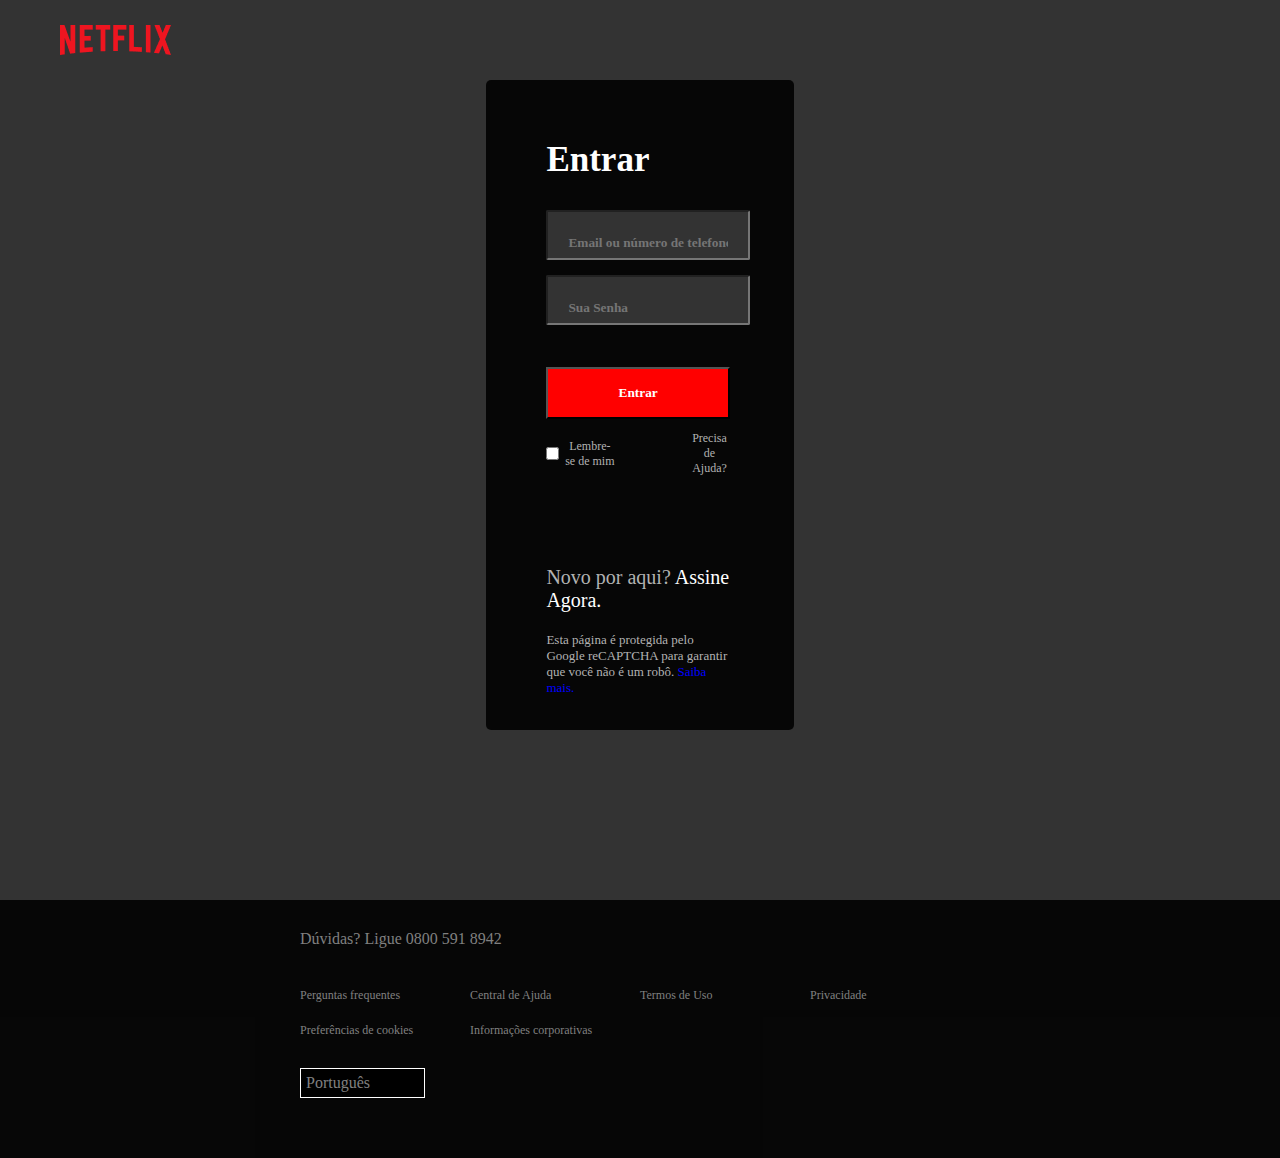
<file: index.html>
<!DOCTYPE html>
<html lang="pt-br">
<head>
    <meta charset="UTF-8">
    <meta http-equiv="X-UA-Compatible" content="IE=edge">
    <meta name="viewport" content="width=device-width, initial-scale=1.0">
    <link rel="stylesheet" href="styles.css">
    
    
    <title>Document</title>
</head>
<body>
    <div class="imagemFundo" ></div>
    <header>
    <div class=logo><img src="Logo with text.png"></div>
    </header>
    <main>
        <section>
            <div class="botaoentrar">
                    <div class="titulo">
                        <h1>Entrar</h1>
                    </div>
                    <div class="botao__input">
                        <input type="email" id="email" class="input-padrao input1 inputloggin" required placeholder="Email ou número de telefone">
                        <input type="password" id="Senha" class="input-padrao inputloggin" required placeholder="Sua Senha">
                    </div>
                    <div>
                        <a><button id="botao">Entrar</button></a>
                    </div>
                    <div class="check">
                        <input type="checkbox" class="checkbox">
                        <label class="checkbox__texto">Lembre-se de mim</label>
                        <a href="https://www.netflix.com/br/LoginHelp">Precisa de Ajuda?</a>
                    </div>
                    <div class=botao__texto>
                        <p class="botao__texto1">Novo por aqui?<a class="botao__assine" href="https://www.netflix.com/br/"> Assine Agora.</a></p>
                        <p class="botao__texto2">Esta página é protegida pelo Google reCAPTCHA para garantir que você não é um robô. <span>Saiba mais.</span></p>
                    </div>
            </div>
        </section>  
        <section class="footer">
            <div class="footer__pai">
                <div class="footer__itens">
                    <p>Dúvidas? Ligue 0800 591 8942</p>
                </div>  
                <div> 
                    <ul class="footer__lista">
                        <li class="footer__lista1">Perguntas frequentes</li>
                        <li class="footer__lista1">Central de Ajuda</li>
                        <li class="footer__lista1">Termos de Uso</li>
                        <li class="footer__lista1">Privacidade</li>
                        <li class="footer__lista1">Preferências de cookies</li>
                        <li class="footer__lista1">Informações corporativas</li>
                    </ul>
                </div>
                <div class="botao__idioma">
                    <a>Português</a> 
                </div>
            </div>
        </section>
        
    </main>

    <script src="index.js"></script>
</body>
</html>
</file>
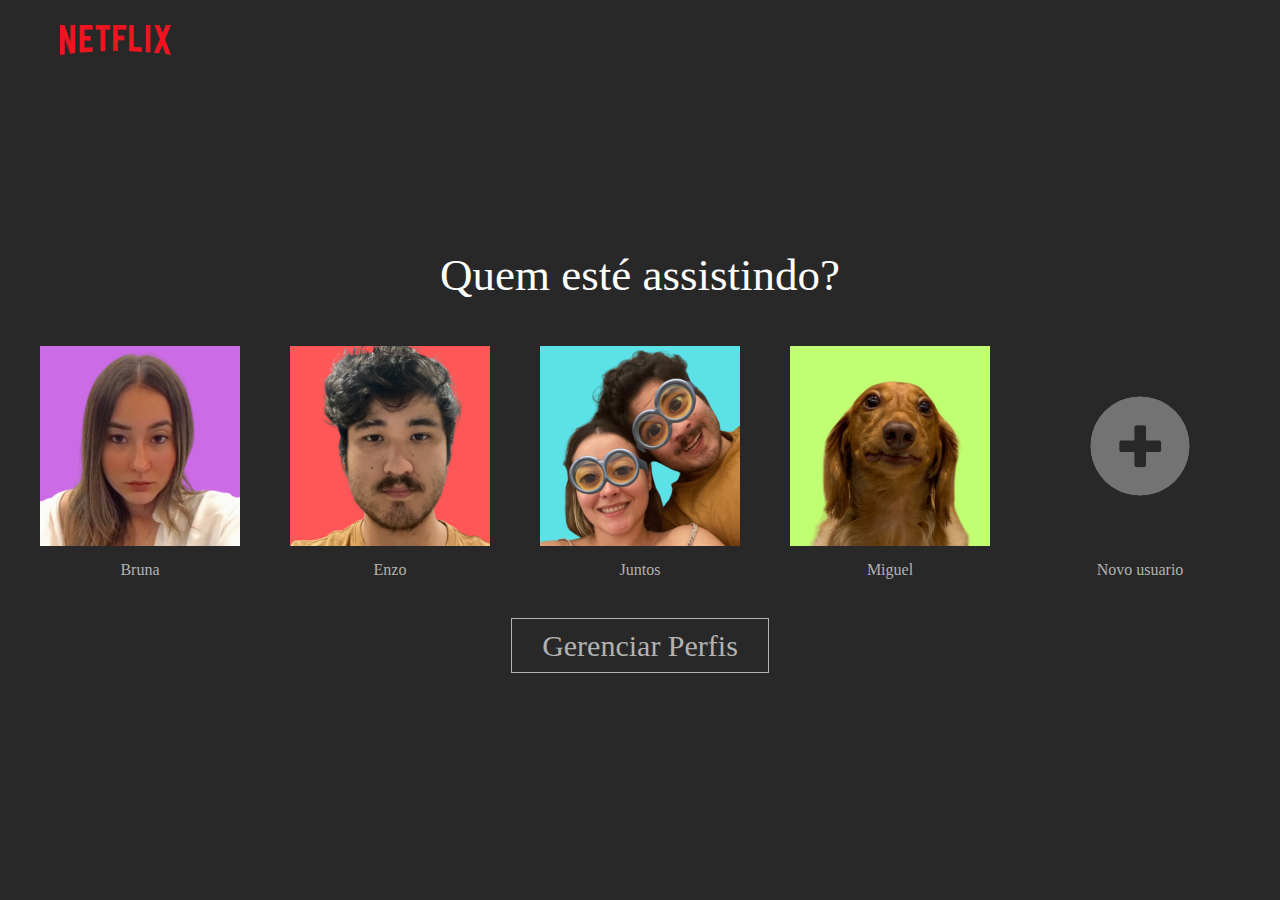
<file: usuario.html>
<!DOCTYPE html>
<html lang="pt-br">
<head>
    <meta charset="UTF-8">
    <meta http-equiv="X-UA-Compatible" content="IE=edge">
    <meta name="viewport" content="width=device-width, initial-scale=1.0">
    <link rel="stylesheet" href="usuario.css">
    <title>Document</title>
</head>
<body>
    <header>
        <img src="Logo with text.png" class="logo">
   </header>
   <main>
    <div class="container">
        <div class="nomeusuario">
            <h1>Quem esté assistindo?</h1>
        </div>
        <div class="container__usuarios">
            <div class="container__cards">
            <img src="bruna.png" class="fotousuario">
            <a class="nomeusuario">Bruna</a>
            </div>
            <div class="container__cards">
            <img src="enzo.png" class="fotousuario">
            <a class="nomeusuario">Enzo</a>
            </div>
            <div class="container__cards">
            <img src="juntos1.png" class="fotousuario">
            <a class="nomeusuario">Juntos</a>
            </div>
            <div class="container__cards">
            <img src="miguel.png" class="fotousuario">
            <a class="nomeusuario">Miguel</a>
            </div>
            <div class="container__cards">
            <img src="mais.png" class="fotousuario">
            <a class="nomeusuario">Novo usuario</a>
            </div>
        </div>
        <!-- <div>
            <a class="nomeusuario">Bruna</a>
            <a class="nomeusuario">Enzo</a>
            <a class="nomeusuario">Juntos</a>
            <a class="nomeusuario">Miguel</a>
            <a class="nomeusuario">Novo usuario</a>
        </div> -->
        <div class="gerenciar">
            <a class="gerenciar__borda">Gerenciar Perfis</a>
        </div>
    </div>
   </main>

   
</body>
</html>
</file>
<file: styles.css>
*{
    margin: 0;
    padding: 0;
}

@font-face{font-display:optional;font-family:Netflix Sans;font-weight:100;src:url(https://assets.nflxext.com/ffe/siteui/fonts/netflix-sans/v3/NetflixSans_W_Th.woff2) format("woff2"),url(https://assets.nflxext.com/ffe/siteui/fonts/netflix-sans/v3/NetflixSans_W_Th.woff) format("woff")}@font-face{font-display:optional;font-family:Netflix Sans;font-weight:300;src:url(https://assets.nflxext.com/ffe/siteui/fonts/netflix-sans/v3/NetflixSans_W_Lt.woff2) format("woff2"),url(https://assets.nflxext.com/ffe/siteui/fonts/netflix-sans/v3/NetflixSans_W_Lt.woff) format("woff")}@font-face{font-display:optional;font-family:Netflix Sans;font-weight:400;src:url(https://assets.nflxext.com/ffe/siteui/fonts/netflix-sans/v3/NetflixSans_W_Rg.woff2) format("woff2"),url(https://assets.nflxext.com/ffe/siteui/fonts/netflix-sans/v3/NetflixSans_W_Rg.woff) format("woff")}@font-face{font-display:optional;font-family:Netflix Sans;font-weight:500;src:url(https://assets.nflxext.com/ffe/siteui/fonts/netflix-sans/v3/NetflixSans_W_Md.woff2) format("woff2"),url(https://assets.nflxext.com/ffe/siteui/fonts/netflix-sans/v3/NetflixSans_W_Md.woff) format("woff")}@font-face{font-display:optional;font-family:Netflix Sans;font-weight:700;src:url(https://assets.nflxext.com/ffe/siteui/fonts/netflix-sans/v3/NetflixSans_W_Bd.woff2) format("woff2"),url(https://assets.nflxext.com/ffe/siteui/fonts/netflix-sans/v3/NetflixSans_W_Bd.woff) format("woff")}@font-face{font-display:optional;font-family:Netflix Sans;font-weight:900;src:url(https://assets.nflxext.com/ffe/siteui/fonts/netflix-sans/v3/NetflixSans_W_Blk.woff2) format("woff2"),url(https://assets.nflxext.com/ffe/siteui/fonts/netflix-sans/v3/NetflixSans_W_Blk.woff) format("woff")}

body {
    position: relative;
    height: 100vh;
    width: 100vw;
    background-image: url("https://user-images.githubusercontent.com/16425113/129554147-6ac7ba51-43e7-4c8e-ba77-e646a3ef6b12.jpg");
    background-size: cover;
    background-blend-mode: overlay;
    background-color: #333333;    
    
     
}

main {
    height: 95%;
}

.logo {
    display: flex;
    justify-content: start;
    align-items: start;
    margin-left: 60px;
    margin-top: 25px;
    margin-bottom: 25px;
    
   
}

.botaoentrar {
    display: flex;
    flex-direction: column;
    box-sizing: border-box;
    background-color: rgba(0, 0, 0, 0.867);
    border-radius: 5px;
    opacity: 1;
    margin: 10px 38%;
    height: 650px;
    color: white;
    padding: 60px;
    font-family: Netflix Sans;
}

h1 {
    font-size: 35px;
    font-family: Netflix Sans;
}

.titulo {
    font-weight: bold;
}

.botao__input {
    margin: 30px 0;
  
}

.input1 {
    margin-bottom: 15px;
}

.inputloggin {
    background: #333333;
    border-radius: 2px;
    padding: 16px 20px 0;
    width: 85%;
    height: 30px;
    color: white;
    font-weight: bold;
    font-family: Netflix Sans;
}
 

button {
    background-color: red;
    padding: 16px;
    width: 98%;
    color: white;
    font-weight: bold;
    margin-top: 12px;
    margin-bottom: 12px;
    font-family: Netflix Sans;
}

.check {
    display: flex;
    flex-direction: row;
    align-items: center;
    text-align: center;
    font-size: 12px;
    color: #b2b2b2;
    text-decoration: none;
    font-family: Netflix Sans;
}



.checkbox__texto {
    margin-right: 70px;
    margin-left: 5px;
}

.check a{
    text-decoration: none;
    color: #b2b2b2;
}



.botao__texto {
    margin-top: 90px;
    margin-bottom: 0;
    
}

.botao__texto1 {
    color: #b2b2b2;
    font-size: 20px;
    margin-bottom: 20px;
    font-weight: 300;
}

.botao__assine{
    color: white;
    text-decoration: none;
}

.botao__texto2 {
    color: #b2b2b2;
    font-size: 13px;
    font-weight: 300;
}

span {
    color: blue
}



.footer {
    background-color: rgba(0, 0, 0, 0.867);
    opacity: 1;
    margin-top: 170px;
    display: grid;
    color: gray;
    font-family: Netflix Sans;
    font-weight: 300;
}

.footer__pai {
    margin: 0 300px;
}

.footer__itens{
    padding: 30px 0;
}

.footer__lista{
    display: grid;
    grid-template-columns: 1fr 1fr 1fr 1fr;
    list-style-type: none;
    padding-bottom: 20px;
    font-size: 12px;
    font-weight: 300;
   
}

.footer__lista1 {
    padding: 10px 0;
}

.botao__idioma{
    box-sizing: border-box;
    border: white solid 1px;
    background-color: black;
    width: 125px;
    margin-bottom: 60px;
    padding: 5px;
   
}
</file>
<file: usuario.css>
*{
    margin: 0;
    padding: 0;
}

@font-face{font-display:optional;font-family:Netflix Sans;font-weight:100;src:url(https://assets.nflxext.com/ffe/siteui/fonts/netflix-sans/v3/NetflixSans_W_Th.woff2) format("woff2"),url(https://assets.nflxext.com/ffe/siteui/fonts/netflix-sans/v3/NetflixSans_W_Th.woff) format("woff")}@font-face{font-display:optional;font-family:Netflix Sans;font-weight:300;src:url(https://assets.nflxext.com/ffe/siteui/fonts/netflix-sans/v3/NetflixSans_W_Lt.woff2) format("woff2"),url(https://assets.nflxext.com/ffe/siteui/fonts/netflix-sans/v3/NetflixSans_W_Lt.woff) format("woff")}@font-face{font-display:optional;font-family:Netflix Sans;font-weight:400;src:url(https://assets.nflxext.com/ffe/siteui/fonts/netflix-sans/v3/NetflixSans_W_Rg.woff2) format("woff2"),url(https://assets.nflxext.com/ffe/siteui/fonts/netflix-sans/v3/NetflixSans_W_Rg.woff) format("woff")}@font-face{font-display:optional;font-family:Netflix Sans;font-weight:500;src:url(https://assets.nflxext.com/ffe/siteui/fonts/netflix-sans/v3/NetflixSans_W_Md.woff2) format("woff2"),url(https://assets.nflxext.com/ffe/siteui/fonts/netflix-sans/v3/NetflixSans_W_Md.woff) format("woff")}@font-face{font-display:optional;font-family:Netflix Sans;font-weight:700;src:url(https://assets.nflxext.com/ffe/siteui/fonts/netflix-sans/v3/NetflixSans_W_Bd.woff2) format("woff2"),url(https://assets.nflxext.com/ffe/siteui/fonts/netflix-sans/v3/NetflixSans_W_Bd.woff) format("woff")}@font-face{font-display:optional;font-family:Netflix Sans;font-weight:900;src:url(https://assets.nflxext.com/ffe/siteui/fonts/netflix-sans/v3/NetflixSans_W_Blk.woff2) format("woff2"),url(https://assets.nflxext.com/ffe/siteui/fonts/netflix-sans/v3/NetflixSans_W_Blk.woff) format("woff")}

body {
    position: relative;
    height: 100vh;
    width: 100vw;
    background-color: #282828;
    background-size: cover;
    
    
}

.logo {
    margin: 25px 60px;
   
}

.container {
    display: flex;
    flex-direction: column;
    margin-top: 150px;
    margin-left: 90px;
    margin-right: 90px;
    align-items: center;
}

h1 {
    color: white;
    font-family: Netflix Sans;
    font-weight: 300;
    margin-bottom: 45px;
    font-size: 45px;

}

.container__usuarios{
    display: grid;
    grid-template-columns: 1fr 1fr 1fr 1fr 1fr;
    align-items: center;
    text-align: center;
    gap: 50px;
    
}

.container__cards{
    display: flex;
    flex-direction: column;
}

.nomeusuario {
    font-family: Netflix Sans;
    color: #b2b2b2;
    font-weight: 300;
    padding-top: 15px;
}

.gerenciar {
    font-family: Netflix Sans;
    color: #b2b2b2;
    margin-top: 50px;
    font-size: 30px;
   

}

.gerenciar__borda{
    box-sizing: border-box;
    border: #b2b2b2 solid 1px;
    padding: 10px 30px;
}

/* .fotousuario {
    padding-right: 50px;
}

.nomeusuario {
    margin: 20px 95px;
    font-family: Netflix Sans;
    font-size: 20px;
    font-weight: 300;
    color: #b2b2b2;

} */
</file>
